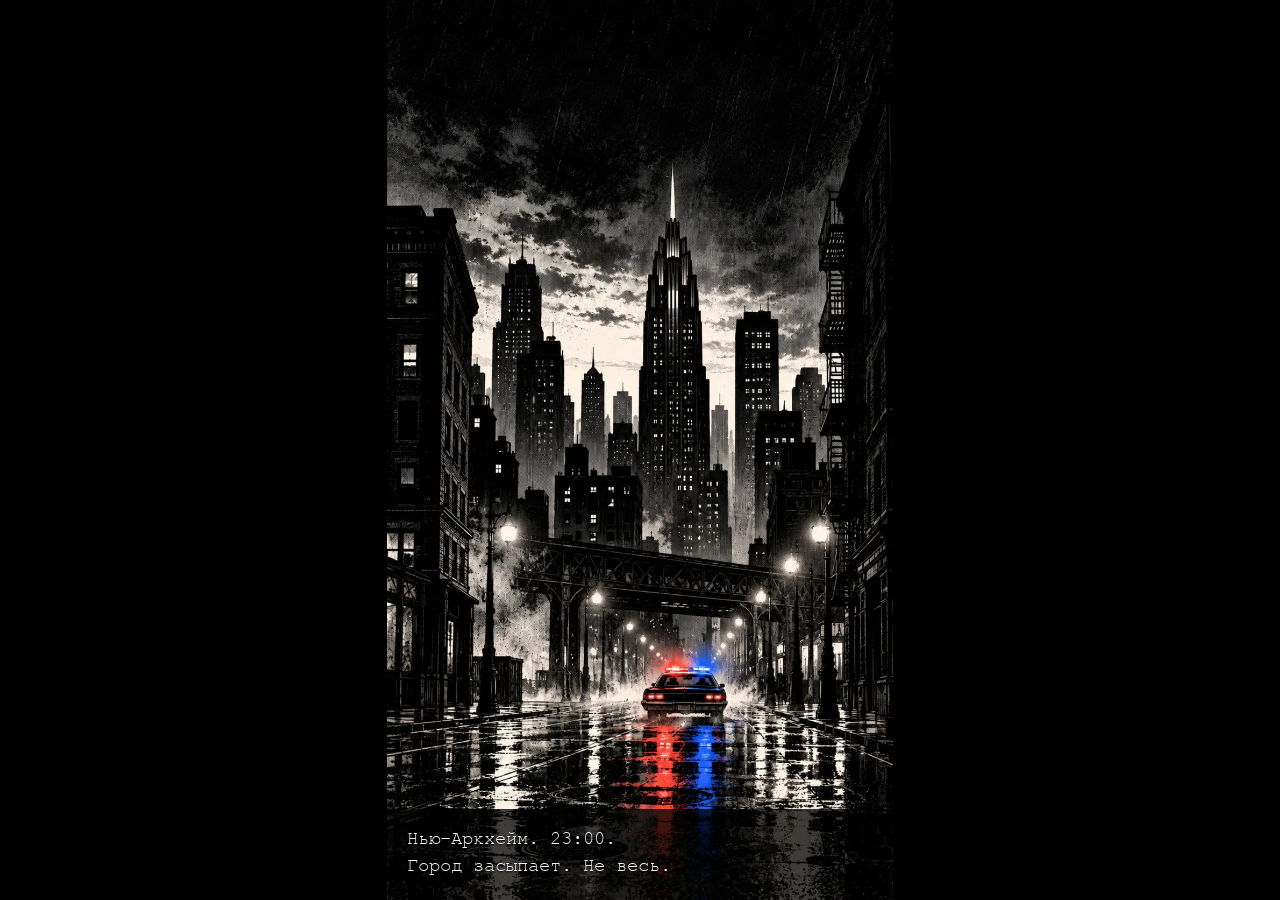
<file: index.html>
<!doctype html>
<html lang="ru">
<head>
  <meta charset="utf-8">
  <meta name="viewport" content="width=device-width, initial-scale=1, viewport-fit=cover">
  <meta name="color-scheme" content="dark">
  <meta name="theme-color" content="#000000">
  <title>Нуар-мафия — утренний выпуск</title>
  <link rel="stylesheet" href="style.css">
</head>
<body>
  <main id="stage">
    <img id="slide-image" alt="" draggable="false">
    <div id="frame"></div>
    <div id="caption" class="empty"><p id="caption-text"></p></div>
    <div id="veil"></div>
    <p id="message" hidden></p>
    <noscript><p id="message-noscript">Для просмотра выпуска включите JavaScript.</p></noscript>
  </main>

  <script src="telegram.js"></script>
  <script src="viewer.js"></script>
</body>
</html>
</file>
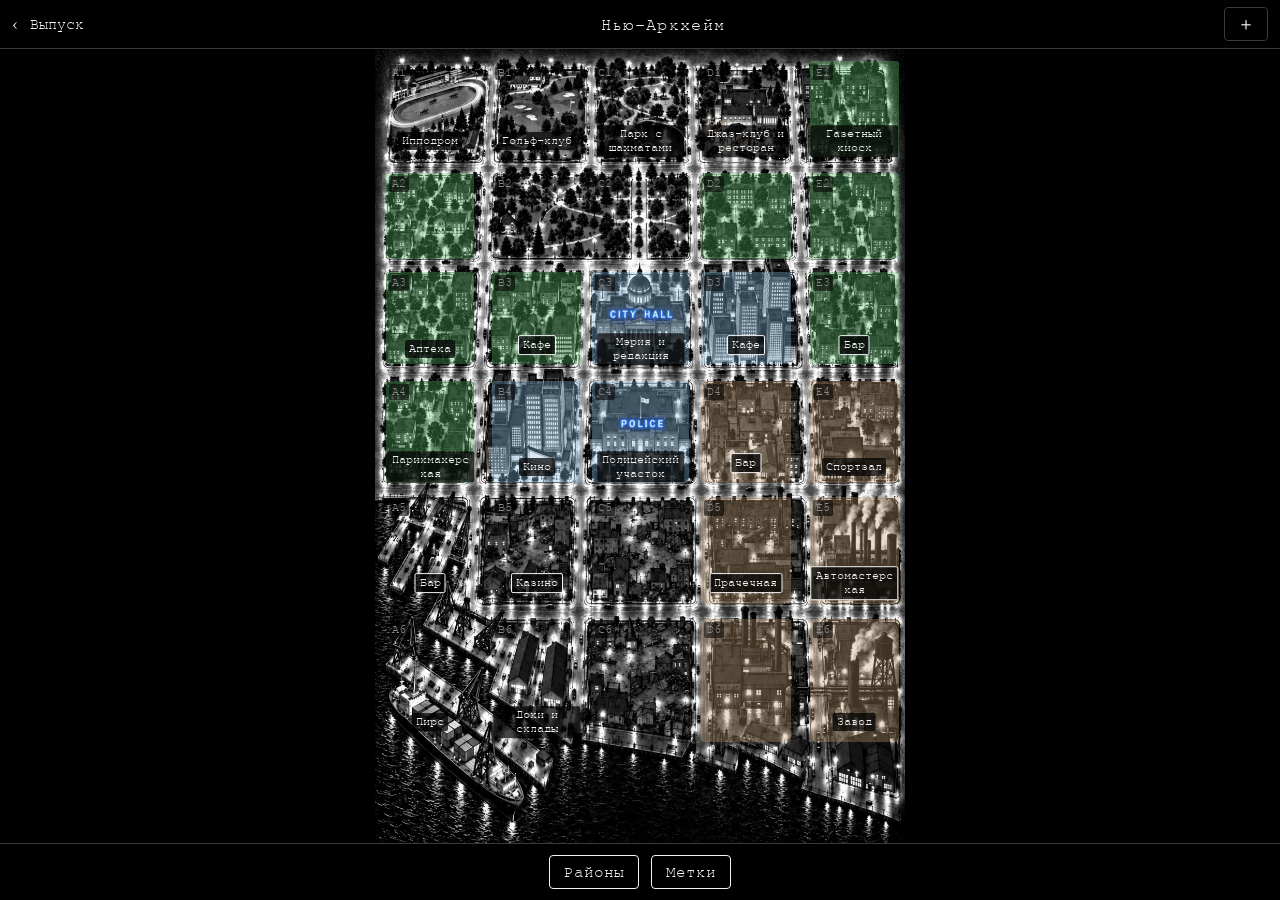
<file: map.html>
<!doctype html>
<html lang="ru">
<head>
  <meta charset="utf-8">
  <meta name="viewport" content="width=device-width, initial-scale=1, viewport-fit=cover">
  <meta name="color-scheme" content="dark">
  <meta name="theme-color" content="#000000">
  <title>Нуар-мафия — карта города</title>
  <link rel="stylesheet" href="map.css">
</head>
<body>
  <header id="bar">
    <a id="to-issue" href="index.html">‹ Выпуск</a>
    <h1 id="title">Нью-Аркхейм</h1>
    <button id="zoom" type="button" aria-label="Приблизить">＋</button>
  </header>

  <main id="viewport">
    <div id="map">
      <img id="map-image" alt="Карта Нью-Аркхейма" draggable="false">
      <div id="tint"></div>
      <div id="labels"></div>
    </div>
  </main>

  <footer id="controls">
    <button id="toggle-tint" type="button" class="on" aria-pressed="true">Районы</button>
    <button id="toggle-labels" type="button" class="on" aria-pressed="true">Метки</button>
  </footer>

  <section id="sheet" hidden>
    <p id="sheet-title"></p>
    <p id="sheet-text"></p>
  </section>

  <p id="message" hidden></p>

  <script src="telegram.js"></script>
  <script src="map.js"></script>
</body>
</html>
</file>
<file: style.css>
/* Свой шрифт для подписей: кириллица, латиница и цифры в одном начертании.
   Без него телефон подставляет системный шрифт, и цифры выглядят иначе, чем буквы.
   GNU FreeMono (лицензия GPL с исключением для шрифтов), урезан до нужных букв. */
@font-face {
  font-family: "Noir Typewriter";
  src: url("fonts/freemono-noir.woff") format("woff");
  font-weight: 400;
  font-style: normal;
  font-display: swap;
}

:root {
  --black: #000;
  --white: #f2f2f2;
  --caption-bg: rgba(0, 0, 0, 0.75);
  --panel-border: #e6e1d6;
  --fade: 500ms; /* половина перехода; должна совпадать с FADE_MS в viewer.js */
  --typewriter: "Noir Typewriter", "Courier New", Courier, monospace;
}

html,
body {
  margin: 0;
  height: 100%;
  background: var(--black);
  color: var(--white);
  overflow: hidden;
  overscroll-behavior: none;
}

/* Сцена — вертикальный «экран телефона». На телефоне занимает весь экран,
   на компьютере — полосу по центру с пропорциями 9:16. */
#stage {
  position: fixed;
  top: 0;
  bottom: 0;
  left: 50%;
  transform: translateX(-50%);
  width: min(100vw, 56.25vh);
  width: min(100vw, 56.25dvh);
  overflow: hidden;
  background: var(--black);
  cursor: pointer;
  touch-action: none;
  user-select: none;
  -webkit-user-select: none;
  -webkit-touch-callout: none;
  -webkit-tap-highlight-color: transparent;
}

/* Картинка целиком, без обрезки: горизонтальные кадры встают по ширине на чёрном. */
#slide-image {
  position: absolute;
  inset: 0;
  width: 100%;
  height: 100%;
  object-fit: contain;
  pointer-events: none;
}

/* Горизонтальный кадр: во всю высоту экрана; панораму и уменьшение
   до кадра комикса делает viewer.js через transform. */
#slide-image.wide {
  right: auto;
  width: auto;
  max-width: none;
  object-fit: fill;
  transform-origin: 0 0;
  will-change: transform;
}

/* Тонкая светлая рамка кадра комикса. */
#frame {
  position: absolute;
  box-shadow: 0 0 0 2px var(--panel-border);
  opacity: 0;
  transition: opacity 400ms ease;
  pointer-events: none;
}

#frame.shown {
  opacity: 1;
}

/* Подпись закадровым голосом. */
#caption {
  position: absolute;
  left: 0;
  right: 0;
  bottom: 0;
  padding: 16px 20px calc(20px + env(safe-area-inset-bottom));
  background: var(--caption-bg);
  font-family: var(--typewriter);
  font-size: clamp(15px, 4.2vw, 19px);
  line-height: 1.45;
  opacity: 0;
  transform: translateY(8px);
  transition: opacity 700ms ease, transform 700ms ease;
  pointer-events: none;
}

#caption.shown {
  opacity: 1;
  transform: none;
}

#caption.empty {
  display: none;
}

/* Подпись под кадром комикса — на чёрном, без полосы. Высоту задаёт viewer.js. */
#caption.below {
  bottom: auto;
  padding: 0 16px; /* как PANEL_MARGIN_PX в viewer.js */
  background: none;
}

#caption-text {
  margin: 0;
  text-shadow: 0 1px 2px #000; /* запас читаемости на светлых местах кадра */
  white-space: pre-line; /* перенос строки в issue.json (\n) — перенос в подписи */
}

/* Чёрная шторка для перехода между слайдами. Лежит поверх подписи. */
#veil {
  position: absolute;
  inset: 0;
  background: var(--black);
  opacity: 1;
  transition: opacity var(--fade) ease;
  pointer-events: none;
}

#veil.off {
  opacity: 0;
}

#message,
#message-noscript {
  position: absolute;
  left: 20px;
  right: 20px;
  top: 50%;
  transform: translateY(-50%);
  margin: 0;
  font-family: var(--typewriter);
  font-size: 16px;
  line-height: 1.5;
  text-align: center;
}
</file>
<file: map.css>
/* Карта Нью-Аркхейма. Шрифт и цвета — как у просмотрщика выпуска. */
@font-face {
  font-family: "Noir Typewriter";
  src: url("fonts/freemono-noir.woff") format("woff");
  font-weight: 400;
  font-style: normal;
  font-display: swap;
}

:root {
  --black: #000;
  --white: #f2f2f2;
  --grey: #8a8a8a;
  --line: #3a3a3a;
  --typewriter: "Noir Typewriter", "Courier New", Courier, monospace;
  --tint-opacity: 0.32; /* насколько ярко подсвечены районы: 0 — нет, 1 — сплошной цвет */
  --bar-h: 48px;
  --controls-h: 56px;
  /* Отступы от краёв экрана. В полноэкранном Telegram сверху лежат строка состояния
     телефона и кнопки «Закрыть» и «⋮» — их размеры Telegram передаёт в --tg-…-inset. */
  --top-inset: max(env(safe-area-inset-top), calc(var(--tg-safe-area-inset-top, 0px) + var(--tg-content-safe-area-inset-top, 0px)));
  --bottom-inset: max(env(safe-area-inset-bottom), calc(var(--tg-safe-area-inset-bottom, 0px) + var(--tg-content-safe-area-inset-bottom, 0px)));
}

html,
body {
  margin: 0;
  height: 100%;
  background: var(--black);
  color: var(--white);
  font-family: var(--typewriter);
  overflow: hidden;
  overscroll-behavior: none;
  -webkit-tap-highlight-color: transparent;
}

button {
  font: inherit;
  color: inherit;
  background: none;
  border: 1px solid var(--line);
  border-radius: 4px;
  padding: 8px 14px;
  cursor: pointer;
}

/* Верхняя полоса: назад к выпуску, название, приближение. */
#bar {
  position: fixed;
  top: 0;
  left: 0;
  right: 0;
  height: var(--bar-h);
  padding-top: var(--top-inset);
  display: flex;
  align-items: center;
  justify-content: space-between;
  gap: 8px;
  padding-left: 12px;
  padding-right: 12px;
  background: var(--black);
  border-bottom: 1px solid var(--line);
  z-index: 3;
}

#bar h1 {
  margin: 0;
  font-size: 17px;
  font-weight: 400;
  letter-spacing: 0.08em;
}

#to-issue {
  color: var(--white);
  text-decoration: none;
  font-size: 15px;
  min-width: 90px;
}

#zoom {
  min-width: 44px;
  padding: 4px 10px;
  font-size: 18px;
}

/* Окно карты: прокручивается, когда карта приближена. */
#viewport {
  position: fixed;
  top: calc(var(--bar-h) + var(--top-inset));
  bottom: calc(var(--controls-h) + var(--bottom-inset));
  left: 0;
  right: 0;
  overflow: auto;
  -webkit-overflow-scrolling: touch;
}

/* Сама карта. Ширину задаёт map.js: целиком на экране или вдвое крупнее. */
#map {
  position: relative;
  margin: 0 auto;
}

#map-image {
  display: block;
  width: 100%;
  height: auto;
  user-select: none;
  -webkit-user-select: none;
  -webkit-touch-callout: none;
}

#tint,
#labels {
  position: absolute;
  inset: 0;
}

/* Квартал: прозрачная зона для нажатия, при включённой подсветке — цвет района. */
.cell {
  position: absolute;
  box-sizing: border-box;
  cursor: pointer;
}

.cell .fill {
  position: absolute;
  inset: 0;
  opacity: var(--tint-opacity);
  transition: opacity 300ms ease;
  border-radius: 3px;
}

#map.no-tint .cell .fill {
  opacity: 0;
}

.cell.selected {
  outline: 2px solid var(--white);
  outline-offset: -2px;
}

/* Метки. Размер текста растёт вместе с картой (map.js задаёт --label-size). */
#labels {
  pointer-events: none;
}

#map.no-labels #labels {
  display: none;
}

.label {
  position: absolute;
  transform: translate(-50%, -50%);
  /* Ширина — по тексту, а не по месту до края карты: иначе метки у правого края
     сжимаются (центрирование через transform браузер делает уже после расчёта ширины). */
  width: max-content;
  max-width: 16.5%; /* не шире квартала (самый узкий — 16,8% ширины карты) */
  box-sizing: border-box;
  padding: 2px 4px;
  font-size: var(--label-size, 9px);
  line-height: 1.15;
  text-align: center;
  color: var(--white);
  background: rgba(0, 0, 0, 0.72);
  border-radius: 2px;
  white-space: normal;
  /* Слово длиннее квартала («Автомастерская») переносится по слогам, а не вылезает
     за край. Где браузер не умеет переносить по-русски — рвётся внутри метки. */
  -webkit-hyphens: auto;
  hyphens: auto;
  overflow-wrap: break-word;
}

.label.code {
  transform: none;
  max-width: none;
  padding: 1px 3px;
  color: var(--grey);
  background: rgba(0, 0, 0, 0.55);
}

.label.venue {
  border: 1px solid var(--white);
}

/* Нижняя полоса: выключатели. */
#controls {
  position: fixed;
  left: 0;
  right: 0;
  bottom: 0;
  height: var(--controls-h);
  padding-bottom: var(--bottom-inset);
  display: flex;
  align-items: center;
  justify-content: center;
  gap: 12px;
  background: var(--black);
  border-top: 1px solid var(--line);
  z-index: 3;
}

#controls button {
  color: var(--grey);
}

#controls button.on {
  color: var(--white);
  border-color: var(--white);
}

/* Карточка квартала по нажатию. */
#sheet {
  position: fixed;
  left: 12px;
  right: 12px;
  bottom: calc(var(--controls-h) + var(--bottom-inset) + 12px);
  padding: 14px 16px;
  background: rgba(0, 0, 0, 0.92);
  border: 1px solid var(--white);
  border-radius: 4px;
  z-index: 4;
}

#sheet p {
  margin: 0;
  font-size: 15px;
  line-height: 1.45;
  white-space: pre-line;
}

#sheet-title {
  margin-bottom: 4px !important;
  letter-spacing: 0.05em;
}

#message {
  position: fixed;
  left: 20px;
  right: 20px;
  top: 50%;
  transform: translateY(-50%);
  margin: 0;
  text-align: center;
  font-size: 16px;
  line-height: 1.5;
}
</file>
